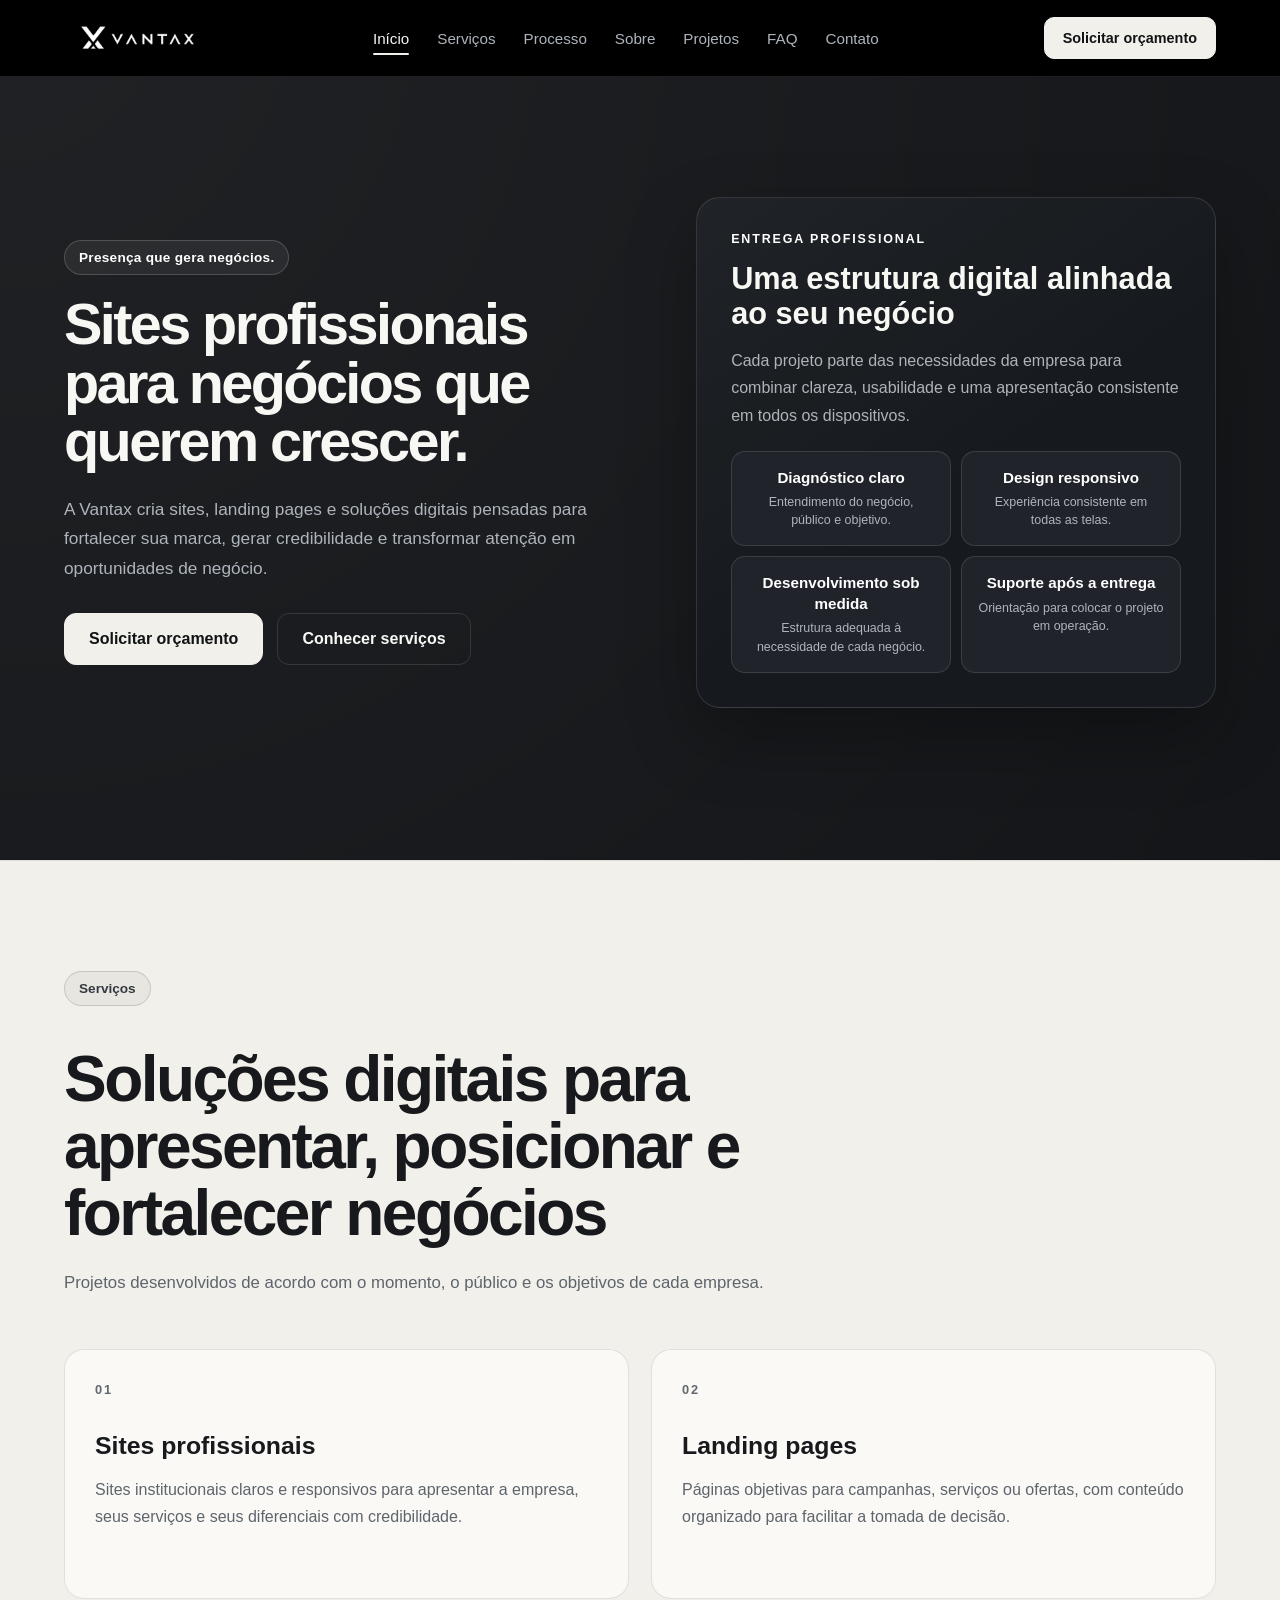
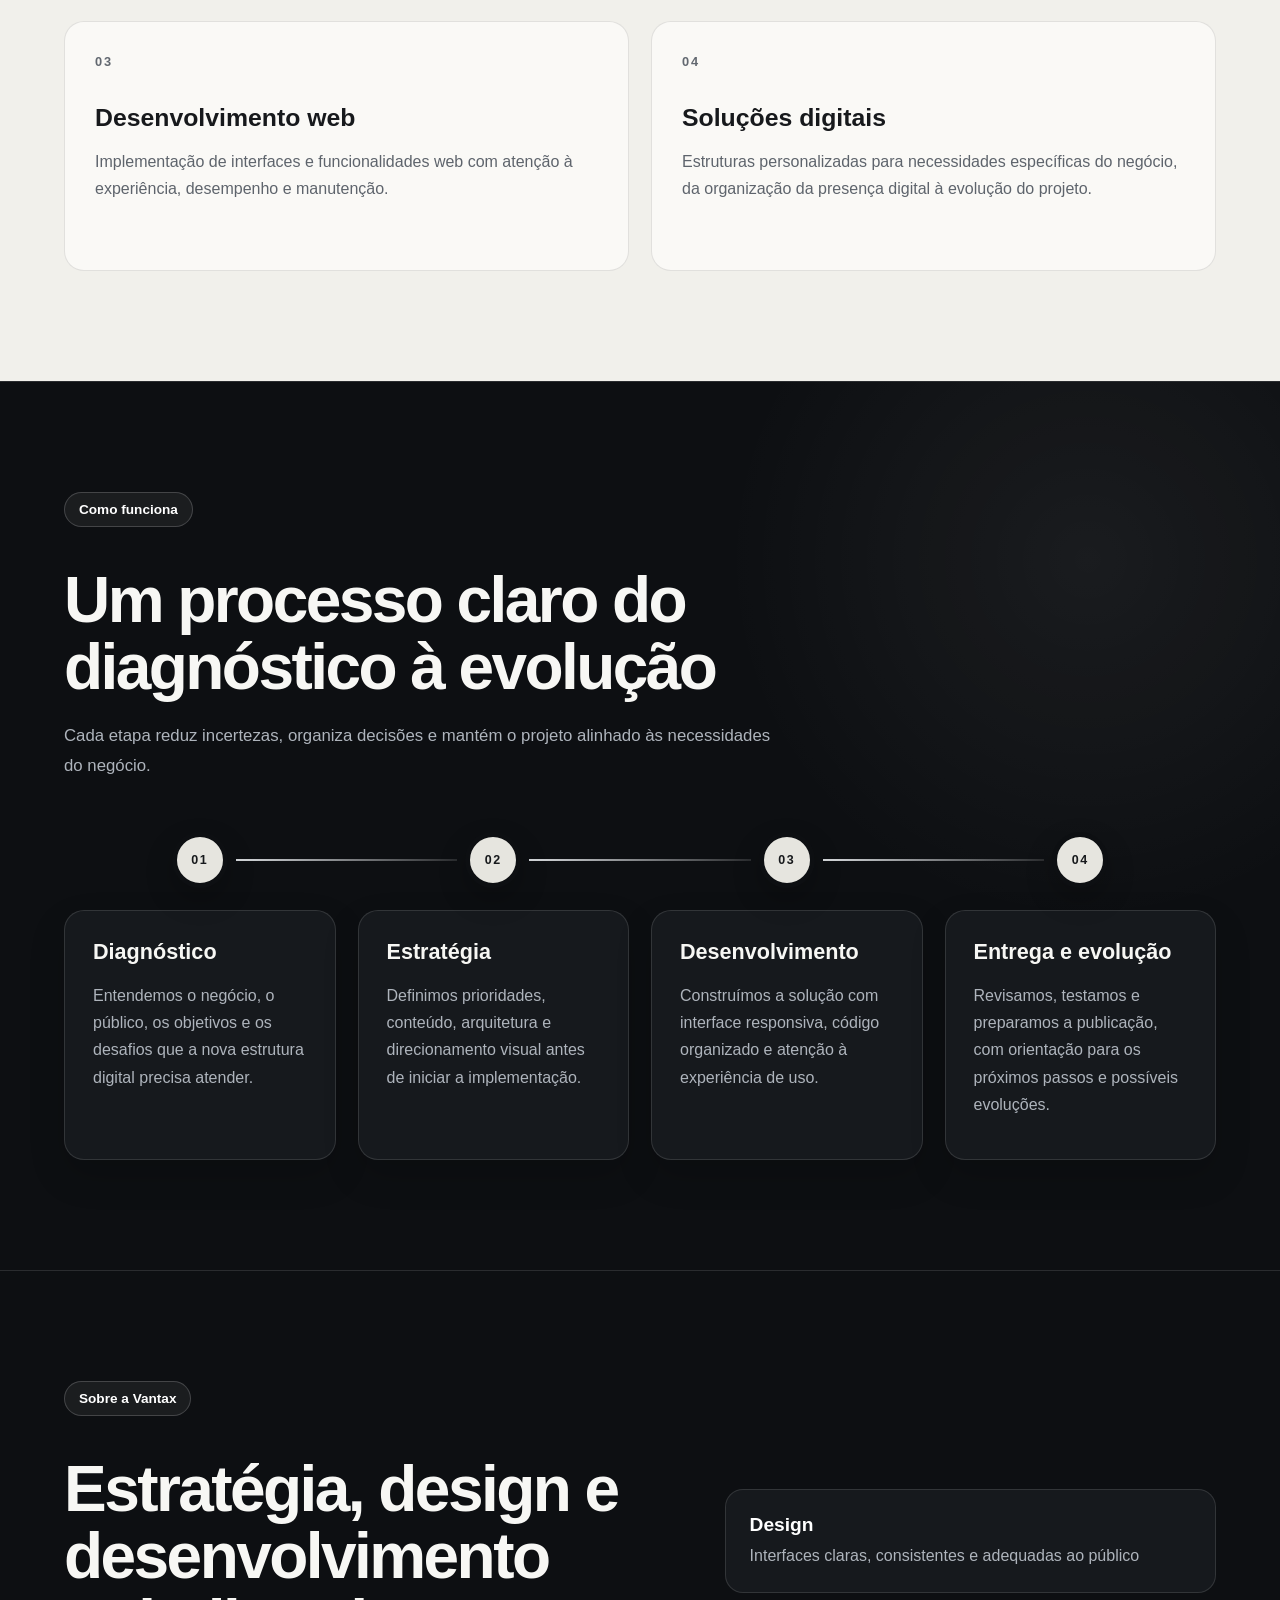
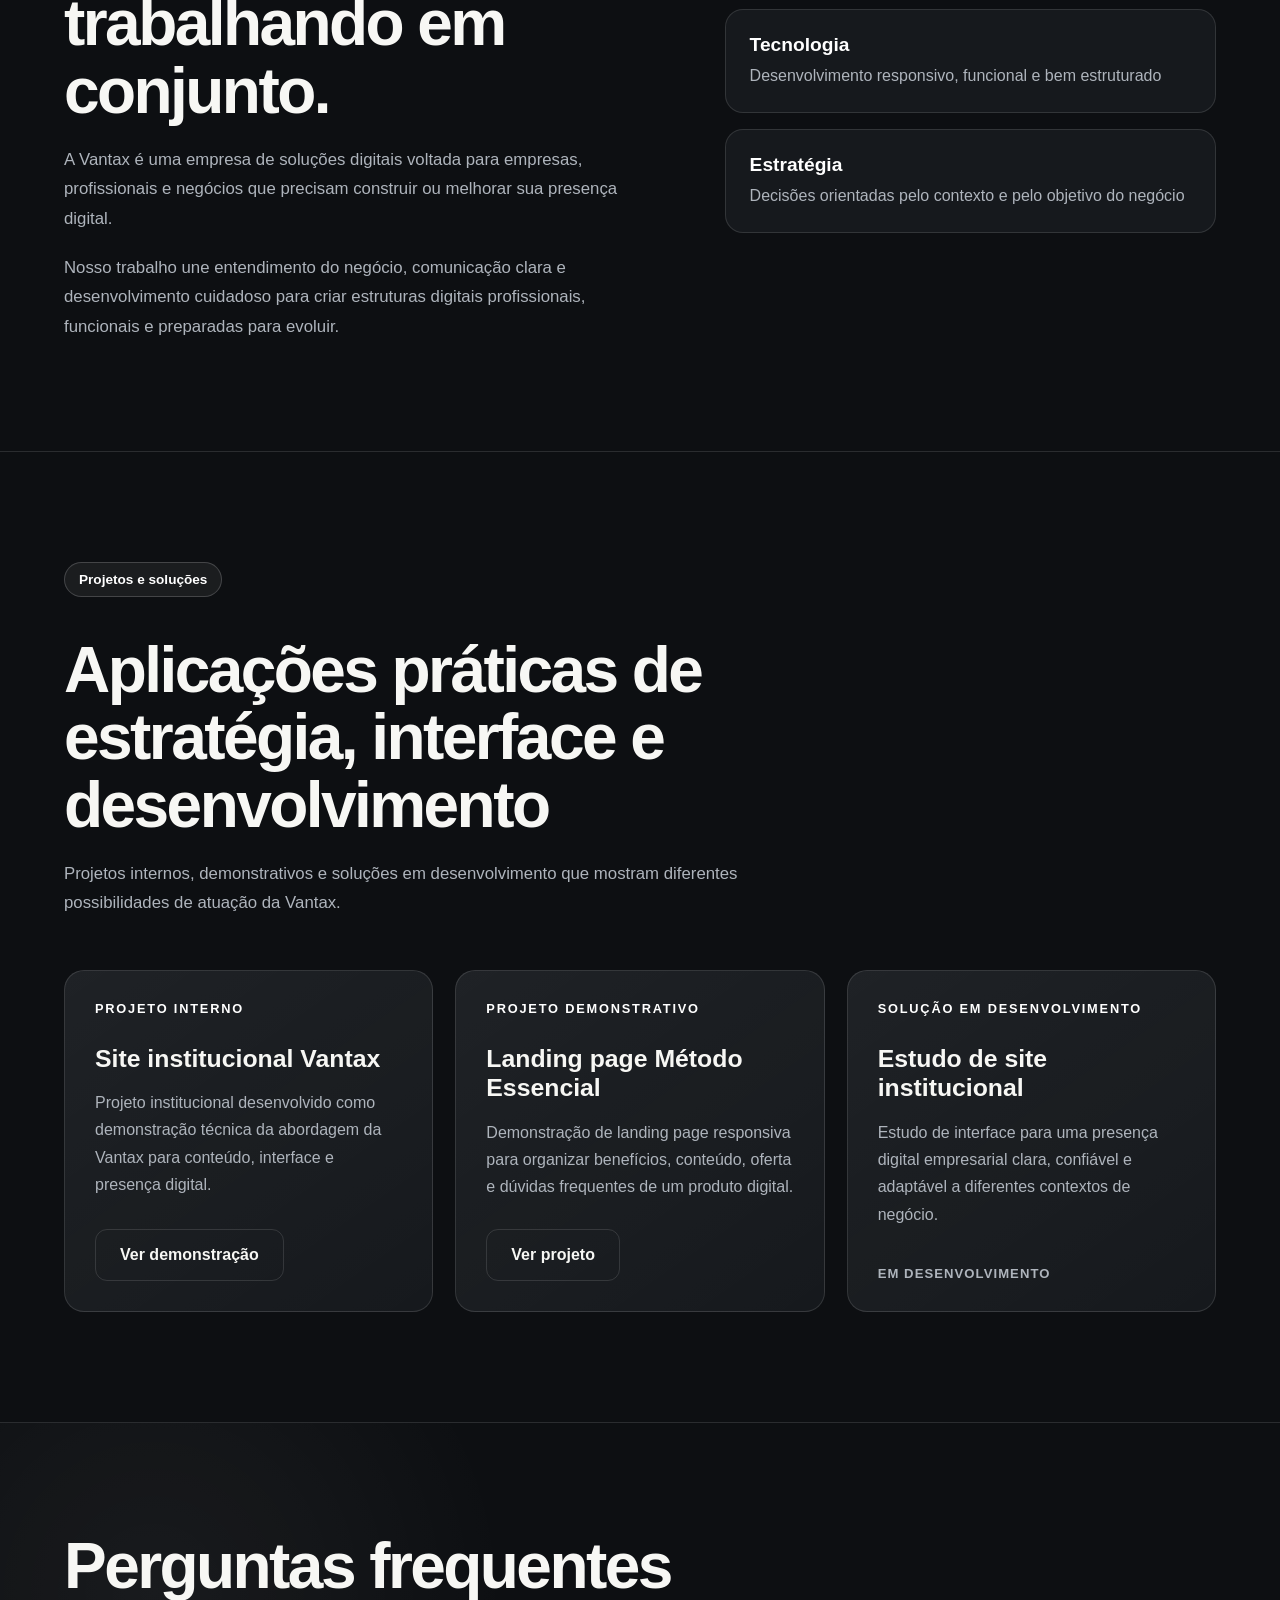
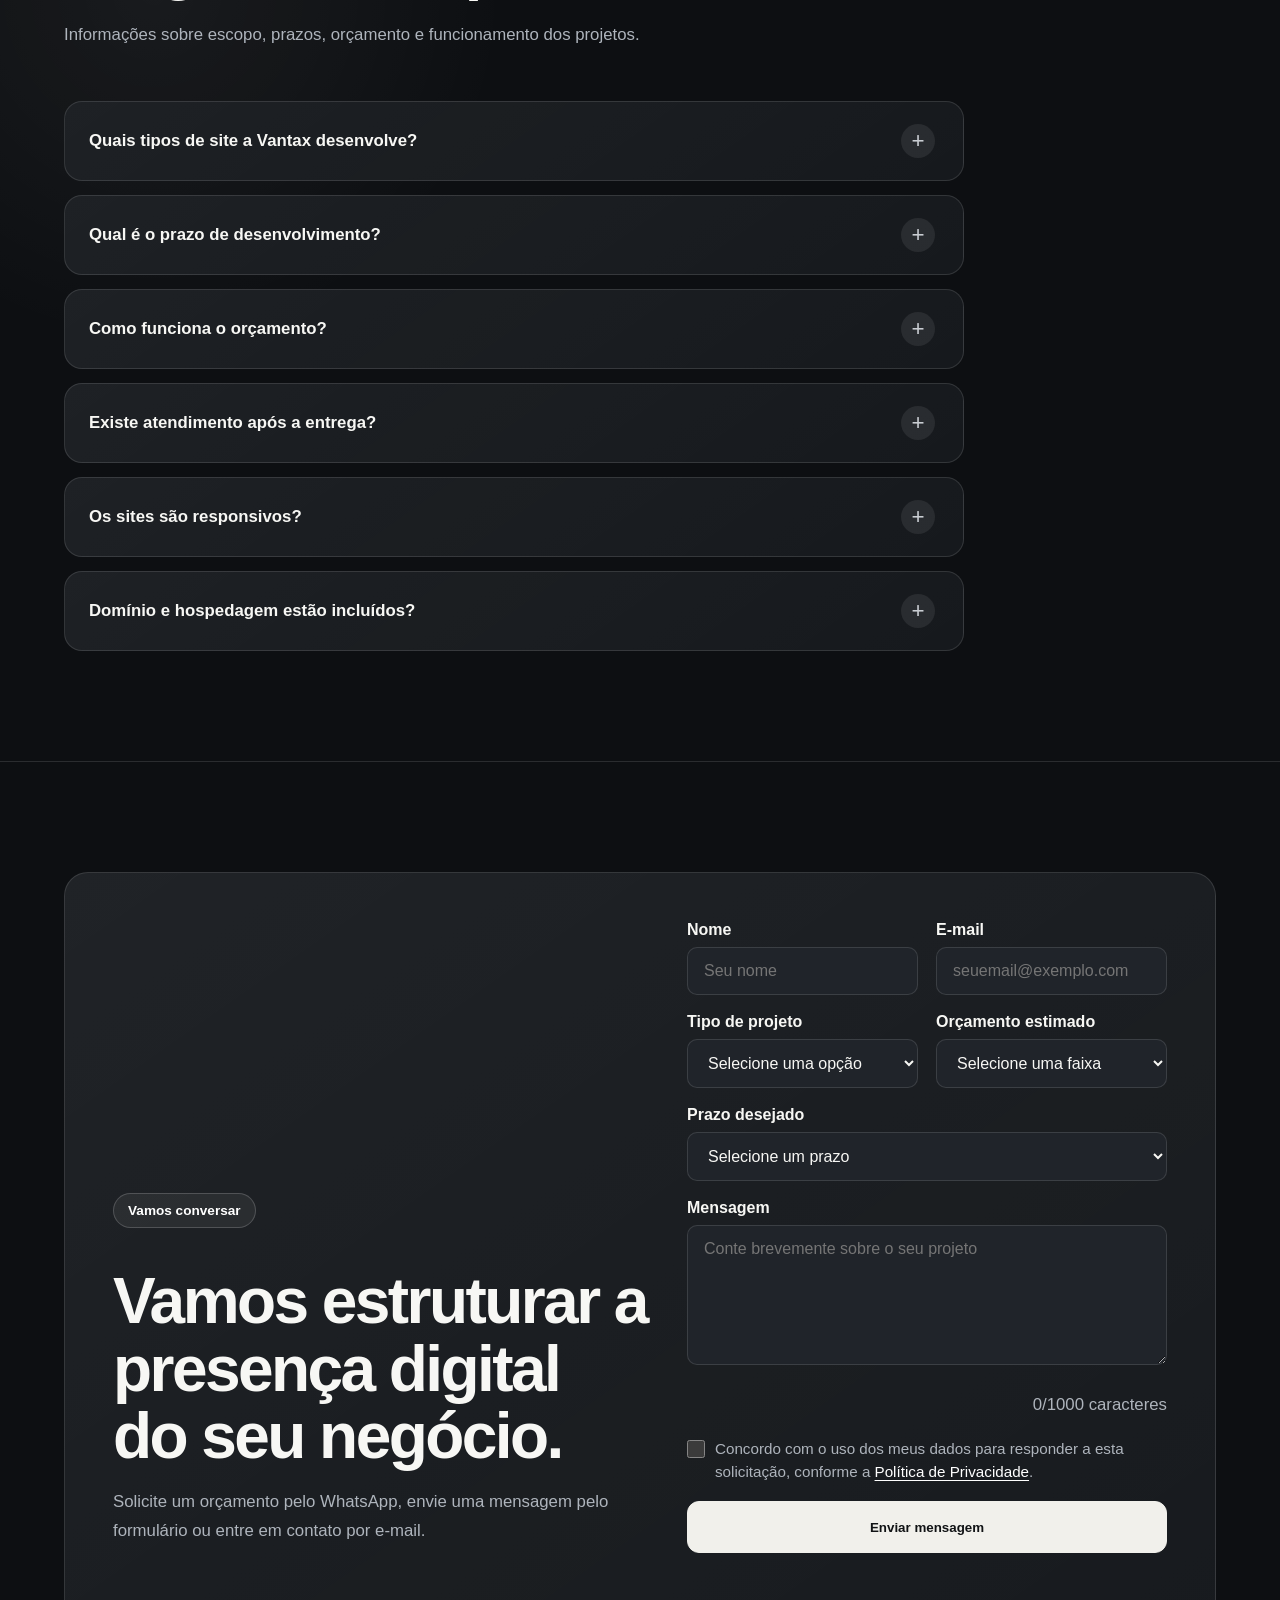
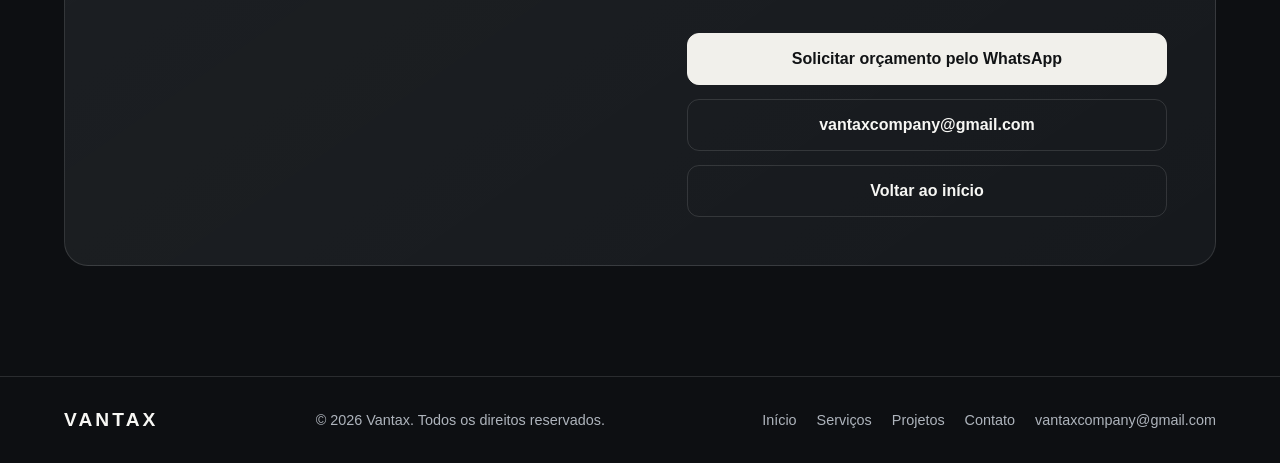
<file: index.html>
<!DOCTYPE html>
<html lang="pt-BR">
  <head>
    <meta charset="UTF-8" />
    <meta name="viewport" content="width=device-width, initial-scale=1.0" />

    <title>VANTAX | Sites Profissionais e Soluções Digitais</title>

    <meta
      name="description"
      content="A Vantax desenvolve sites profissionais, landing pages e soluções digitais sob medida para empresas, profissionais e negócios."
    />

    <link
      rel="canonical"
      href="https://zyronvantax.github.io/zyron-landing-page/"
    />

    <meta
      property="og:title"
      content="VANTAX | Sites Profissionais e Soluções Digitais"
    />
    <meta
      property="og:description"
      content="Sites profissionais, landing pages e soluções digitais desenvolvidas com estratégia, clareza e foco nos objetivos do negócio."
    />
    <meta property="og:type" content="website" />
    <meta property="og:locale" content="pt_BR" />
    <meta
      property="og:url"
      content="https://zyronvantax.github.io/zyron-landing-page/"
    />
    <meta
      property="og:image"
      content="https://zyronvantax.github.io/zyron-landing-page/og-image.png"
    />
    <meta property="og:image:width" content="1200" />
    <meta property="og:image:height" content="630" />
    <meta
      property="og:image:alt"
      content="Vantax — Sites Profissionais e Soluções Digitais"
    />

    <meta name="twitter:card" content="summary_large_image" />
    <meta
      name="twitter:title"
      content="VANTAX | Sites Profissionais e Soluções Digitais"
    />
    <meta
      name="twitter:description"
      content="Sites profissionais, landing pages e soluções digitais desenvolvidas com estratégia, clareza e foco nos objetivos do negócio."
    />
    <meta
      name="twitter:image"
      content="https://zyronvantax.github.io/zyron-landing-page/og-image.png"
    />
    <meta
      name="twitter:image:alt"
      content="Vantax — Sites Profissionais e Soluções Digitais"
    />

    <link
      rel="icon"
      type="image/png"
      sizes="16x16"
      href="./assets/favicon-16x16.png?v=2"
    />
    <link
      rel="icon"
      type="image/png"
      sizes="32x32"
      href="./assets/favicon-32x32.png?v=2"
    />
    <link
      rel="icon"
      type="image/png"
      sizes="48x48"
      href="./assets/favicon-48x48.png?v=2"
    />
    <link
      rel="apple-touch-icon"
      sizes="180x180"
      href="./assets/apple-touch-icon.png?v=2"
    />
    <link rel="stylesheet" href="style.css" />
  </head>

  <body>
    <a href="#conteudo-principal" class="skip-link">
      Pular para o conteúdo
    </a>

    <header class="header">
      <div class="container nav">
       <a href="#inicio" class="logo">
         <img
           src="./assets/logo-vantax-horizontal.png"
           alt="Logo da Vantax"
           class="brand-logo"
           width="1600"
           height="800"
         />
       </a>

<button
  class="menu-toggle"
  type="button"
  aria-label="Abrir menu"
  aria-expanded="false"
  aria-controls="menu-principal"
>
  ☰
</button>

<nav class="menu" id="menu-principal" aria-label="Navegação principal">
          <a href="#inicio">Início</a>
          <a href="#servicos">Serviços</a>
          <a href="#processo">Processo</a>
          <a href="#sobre">Sobre</a>
          <a href="#projetos">Projetos</a>
          <a href="#faq">FAQ</a>
          <a href="#contato">Contato</a>
        </nav>

        <a
          href="https://wa.me/5544920068762?text=Ol%C3%A1%21%20Vim%20pelo%20site%20da%20Vantax%20e%20gostaria%20de%20solicitar%20um%20or%C3%A7amento."
          class="button button-small"
          target="_blank"
          rel="noopener noreferrer"
          aria-label="Solicitar orçamento pelo WhatsApp (abre em uma nova aba)"
        >
          Solicitar orçamento
        </a>
      </div>
    </header>

    <main id="conteudo-principal" tabindex="-1">
   
<section class="hero" id="inicio">

        <div class="container hero-content">
          <div class="hero-text">
            <span class="badge hero-eyebrow">Presença que gera negócios.</span>

            <h1>Sites profissionais para negócios que querem crescer.</h1>

            <p>
              A Vantax cria sites, landing pages e soluções digitais pensadas
              para fortalecer sua marca, gerar credibilidade e transformar
              atenção em oportunidades de negócio.
            </p>

            <div class="hero-actions">
              <a
                href="https://wa.me/5544920068762?text=Ol%C3%A1%21%20Vim%20pelo%20site%20da%20Vantax%20e%20gostaria%20de%20solicitar%20um%20or%C3%A7amento."
                class="button"
                target="_blank"
                rel="noopener noreferrer"
                aria-label="Solicitar orçamento pelo WhatsApp (abre em uma nova aba)"
              >
                Solicitar orçamento
              </a>
              <a href="#servicos" class="button button-secondary">
                Conhecer serviços
              </a>
            </div>
          </div>

          <div class="hero-card">
            <p class="card-label">ENTREGA PROFISSIONAL</p>
            <h2>Uma estrutura digital alinhada ao seu negócio</h2>
            <p>
              Cada projeto parte das necessidades da empresa para combinar
              clareza, usabilidade e uma apresentação consistente em todos os
              dispositivos.
            </p>

            <div class="metrics">
              <div>
                <strong>Diagnóstico claro</strong>
                <span>Entendimento do negócio, público e objetivo.</span>
              </div>

              <div>
                <strong>Design responsivo</strong>
                <span>Experiência consistente em todas as telas.</span>
              </div>

              <div>
                <strong>Desenvolvimento sob medida</strong>
                <span>Estrutura adequada à necessidade de cada negócio.</span>
              </div>

              <div>
                <strong>Suporte após a entrega</strong>
                <span>Orientação para colocar o projeto em operação.</span>
              </div>
            </div>
          </div>
        </div>
      

    </section>

    <section
      class="services"
      id="servicos"
      aria-labelledby="services-title"
    >
      <div class="container">
        <div class="section-heading">
          <span class="badge">Serviços</span>

          <h2 id="services-title">
            Soluções digitais para apresentar, posicionar e fortalecer negócios
          </h2>

          <p>
            Projetos desenvolvidos de acordo com o momento, o público e os
            objetivos de cada empresa.
          </p>
        </div>

        <div class="services-grid">
          <article class="service-card">
            <span class="service-number">01</span>
            <h3>Sites profissionais</h3>
            <p>
              Sites institucionais claros e responsivos para apresentar a
              empresa, seus serviços e seus diferenciais com credibilidade.
            </p>
          </article>

          <article class="service-card">
            <span class="service-number">02</span>
            <h3>Landing pages</h3>
            <p>
              Páginas objetivas para campanhas, serviços ou ofertas, com
              conteúdo organizado para facilitar a tomada de decisão.
            </p>
          </article>

          <article class="service-card">
            <span class="service-number">03</span>
            <h3>Desenvolvimento web</h3>
            <p>
              Implementação de interfaces e funcionalidades web com atenção à
              experiência, desempenho e manutenção.
            </p>
          </article>

          <article class="service-card">
            <span class="service-number">04</span>
            <h3>Soluções digitais</h3>
            <p>
              Estruturas personalizadas para necessidades específicas do
              negócio, da organização da presença digital à evolução do projeto.
            </p>
          </article>
        </div>
      </div>
    </section>

    <section class="process" id="processo" aria-labelledby="process-title">
      <div class="container">
        <div class="section-heading">
          <span class="badge">Como funciona</span>
          <h2 id="process-title">Um processo claro do diagnóstico à evolução</h2>
          <p>
            Cada etapa reduz incertezas, organiza decisões e mantém o projeto
            alinhado às necessidades do negócio.
          </p>
        </div>

        <ol class="process-grid">
          <li class="process-step">
            <span class="process-number" aria-hidden="true">01</span>
            <div class="process-card">
              <h3>Diagnóstico</h3>
              <p>
                Entendemos o negócio, o público, os objetivos e os desafios que
                a nova estrutura digital precisa atender.
              </p>
            </div>
          </li>

          <li class="process-step">
            <span class="process-number" aria-hidden="true">02</span>
            <div class="process-card">
              <h3>Estratégia</h3>
              <p>
                Definimos prioridades, conteúdo, arquitetura e direcionamento
                visual antes de iniciar a implementação.
              </p>
            </div>
          </li>

          <li class="process-step">
            <span class="process-number" aria-hidden="true">03</span>
            <div class="process-card">
              <h3>Desenvolvimento</h3>
              <p>
                Construímos a solução com interface responsiva, código organizado
                e atenção à experiência de uso.
              </p>
            </div>
          </li>

          <li class="process-step">
            <span class="process-number" aria-hidden="true">04</span>
            <div class="process-card">
              <h3>Entrega e evolução</h3>
              <p>
                Revisamos, testamos e preparamos a publicação, com orientação
                para os próximos passos e possíveis evoluções.
              </p>
            </div>
          </li>
        </ol>
      </div>
    </section>

    <section class="about" id="sobre" aria-labelledby="about-title">
      <div class="container about-content">
        <div class="about-text">
      <span class="badge">Sobre a Vantax</span>

      <h2 id="about-title">
        Estratégia, design e desenvolvimento trabalhando em conjunto.
      </h2>

      <p>
        A Vantax é uma empresa de soluções digitais voltada para empresas,
        profissionais e negócios que precisam construir ou melhorar sua
        presença digital.
      </p>

      <p>
        Nosso trabalho une entendimento do negócio, comunicação clara e
        desenvolvimento cuidadoso para criar estruturas digitais profissionais,
        funcionais e preparadas para evoluir.
      </p>
    </div>

    <div class="about-card">
      <div>
        <strong>Design</strong>
        <span>Interfaces claras, consistentes e adequadas ao público</span>
      </div>

      <div>
        <strong>Tecnologia</strong>
        <span>Desenvolvimento responsivo, funcional e bem estruturado</span>
      </div>

      <div>
        <strong>Estratégia</strong>
        <span>Decisões orientadas pelo contexto e pelo objetivo do negócio</span>
      </div>
    </div>
  </div>
</section>

    <section class="projects" id="projetos" aria-labelledby="projects-title">
      <div class="container">
        <div class="section-heading">
          <span class="badge">Projetos e soluções</span>

          <h2 id="projects-title">
            Aplicações práticas de estratégia, interface e desenvolvimento
          </h2>

          <p>
            Projetos internos, demonstrativos e soluções em desenvolvimento que
            mostram diferentes possibilidades de atuação da Vantax.
          </p>
        </div>

        <div class="projects-grid">
          <article class="project-card">
            <span class="project-category">Projeto interno</span>
            <h3>Site institucional Vantax</h3>
            <p>
              Projeto institucional desenvolvido como demonstração técnica da
              abordagem da Vantax para conteúdo, interface e presença digital.
            </p>
            <a
              href="https://zyronvantax.github.io/zyron-landing-page/"
              class="button button-secondary"
              target="_blank"
              rel="noopener noreferrer"
              aria-label="Ver demonstração do site institucional Vantax (abre em uma nova aba)"
            >
              Ver demonstração
            </a>
          </article>

          <article class="project-card">
            <span class="project-category">Projeto demonstrativo</span>
            <h3>Landing page Método Essencial</h3>
            <p>
              Demonstração de landing page responsiva para organizar benefícios,
              conteúdo, oferta e dúvidas frequentes de um produto digital.
            </p>
            <a
              href="./ebook-emagrecimento/"
              class="button button-secondary"
            >
              Ver projeto
            </a>
          </article>

          <article class="project-card">
            <span class="project-category">Solução em desenvolvimento</span>
            <h3>Estudo de site institucional</h3>
            <p>
              Estudo de interface para uma presença digital empresarial clara,
              confiável e adaptável a diferentes contextos de negócio.
            </p>
            <span class="project-status">Em desenvolvimento</span>
          </article>
        </div>
      </div>
    </section>

    <section class="faq" id="faq" aria-labelledby="faq-title">
      <div class="container">
        <header class="section-heading faq-heading">
          <h2 id="faq-title">Perguntas frequentes</h2>
          <p>
            Informações sobre escopo, prazos, orçamento e funcionamento dos
            projetos.
          </p>
        </header>

        <div class="faq-list">
          <details class="faq-item">
            <summary>Quais tipos de site a Vantax desenvolve?</summary>
            <div class="faq-answer">
              <p>
                Desenvolvemos sites institucionais, landing pages e soluções web
                personalizadas para empresas, profissionais, serviços e
                campanhas.
              </p>
            </div>
          </details>

          <details class="faq-item">
            <summary>Qual é o prazo de desenvolvimento?</summary>
            <div class="faq-answer">
              <p>
                O prazo depende do escopo, da quantidade de páginas, das
                funcionalidades e da disponibilidade dos conteúdos. A estimativa
                é apresentada após o diagnóstico inicial.
              </p>
            </div>
          </details>

          <details class="faq-item">
            <summary>Como funciona o orçamento?</summary>
            <div class="faq-answer">
              <p>
                Primeiro entendemos as necessidades e os objetivos do projeto.
                Com base nesse escopo, preparamos uma proposta com entregas,
                prazo e investimento.
              </p>
            </div>
          </details>

          <details class="faq-item">
            <summary>Existe atendimento após a entrega?</summary>
            <div class="faq-answer">
              <p>
                O suporte e as possíveis evoluções são alinhados conforme a
                necessidade de cada projeto e podem fazer parte da proposta.
              </p>
            </div>
          </details>

          <details class="faq-item">
            <summary>Os sites são responsivos?</summary>
            <div class="faq-answer">
              <p>
                Sim. As interfaces são desenvolvidas para se adaptar a
                computadores, tablets e celulares, com testes nos principais
                tamanhos de tela.
              </p>
            </div>
          </details>

          <details class="faq-item">
            <summary>Domínio e hospedagem estão incluídos?</summary>
            <div class="faq-answer">
              <p>
                A configuração pode fazer parte do projeto, mas domínio,
                hospedagem e serviços de terceiros dependem da solução escolhida
                e são detalhados na proposta.
              </p>
            </div>
          </details>
        </div>
      </div>
    </section>

    <section class="contact" id="contato" aria-labelledby="contact-title">
      <div class="container contact-box">
        <div>
          <span class="badge">Vamos conversar</span>

          <h2 id="contact-title">Vamos estruturar a presença digital do seu negócio.</h2>

          <p>
            Solicite um orçamento pelo WhatsApp, envie uma mensagem pelo
            formulário ou entre em contato por e-mail.
          </p>
        </div>

        <div class="contact-panel">
          <form class="contact-form" action="https://formspree.io/f/xjgnozyn" method="POST">
            <input
              type="hidden"
              name="_subject"
              value="Novo contato pelo site da Vantax"
            />

            <div class="form-row">
              <div class="form-field">
                <label for="contact-name">Nome</label>
                <input
                  type="text"
                  id="contact-name"
                  name="name"
                  autocomplete="name"
                  autocapitalize="words"
                  spellcheck="false"
                  minlength="2"
                  maxlength="80"
                  placeholder="Seu nome"
                  required
                />
              </div>

              <div class="form-field">
                <label for="contact-email">E-mail</label>
                <input
                  type="email"
                  id="contact-email"
                  name="email"
                  autocomplete="email"
                  inputmode="email"
                  autocapitalize="none"
                  spellcheck="false"
                  maxlength="120"
                  placeholder="seuemail@exemplo.com"
                  required
                />
              </div>
            </div>

            <div class="form-row">
              <div class="form-field">
                <label for="contact-project">Tipo de projeto</label>
                <select id="contact-project" name="project" required>
                  <option value="" disabled selected>Selecione uma opção</option>
                  <option value="landing-page">Landing page</option>
                  <option value="site-institucional">Site institucional</option>
                  <option value="produto-digital">Produto digital</option>
                  <option value="loja-virtual">Loja virtual</option>
                  <option value="outro">Outro</option>
                </select>
              </div>

              <div class="form-field">
                <label for="contact-budget">Orçamento estimado</label>
                <select id="contact-budget" name="budget" required>
                  <option value="" disabled selected>Selecione uma faixa</option>
                  <option value="ate-500">Até R$ 500</option>
                  <option value="500-1000">R$ 500 a R$ 1.000</option>
                  <option value="1000-3000">R$ 1.000 a R$ 3.000</option>
                  <option value="acima-3000">Acima de R$ 3.000</option>
                  <option value="nao-definido">Ainda não defini</option>
                </select>
              </div>
            </div>

            <div class="form-field">
              <label for="contact-deadline">Prazo desejado</label>
              <select id="contact-deadline" name="deadline" required>
                <option value="" disabled selected>Selecione um prazo</option>
                <option value="ate-7-dias">Até 7 dias</option>
                <option value="1-2-semanas">De 1 a 2 semanas</option>
                <option value="2-4-semanas">De 2 a 4 semanas</option>
                <option value="mais-de-1-mes">Mais de 1 mês</option>
                <option value="nao-definido">Ainda não defini</option>
              </select>
            </div>

            <div class="form-field">
              <label for="contact-message">Mensagem</label>
              <textarea
                id="contact-message"
                name="message"
                rows="5"
                autocapitalize="sentences"
                spellcheck="true"
                minlength="10"
                maxlength="1000"
                placeholder="Conte brevemente sobre o seu projeto"
                aria-describedby="message-counter"
                required
              ></textarea>
              <p class="message-counter" id="message-counter">
                0/1000 caracteres
              </p>
            </div>

            <input type="text" name="_gotcha" class="form-honeypot" tabindex="-1" autocomplete="off" aria-hidden="true" />
            <div class="consent-field">
              <input
                type="checkbox"
                id="contact-consent"
                name="consent"
                value="accepted"
                required
              />
              <label for="contact-consent">
                Concordo com o uso dos meus dados para responder a esta
                solicitação, conforme a
                <a href="./politica-de-privacidade.html">
                  Política de Privacidade</a
                >.
              </label>
            </div>

            <button type="submit" class="button">Enviar mensagem</button>
            <p class="form-status" aria-live="polite"></p>
          </form>

          <div class="contact-actions">
            <a
              href="https://wa.me/5544920068762?text=Ol%C3%A1%21%20Vim%20pelo%20site%20da%20Vantax%20e%20gostaria%20de%20solicitar%20um%20or%C3%A7amento."
              class="button"
              target="_blank"
              rel="noopener noreferrer"
              aria-label="Solicitar orçamento pelo WhatsApp (abre em uma nova aba)"
            >
              Solicitar orçamento pelo WhatsApp
            </a>

            <a
              href="mailto:vantaxcompany@gmail.com"
              class="button button-secondary"
              aria-label="Enviar e-mail para vantaxcompany@gmail.com"
            >
              vantaxcompany@gmail.com
            </a>

            <a href="#inicio" class="button button-secondary">
              Voltar ao início
            </a>
          </div>
        </div>
      </div>
     </section>
  </main>
  <footer class="footer">
  <div class="container footer-content">
    <a href="#inicio" class="logo" aria-label="Vantax — início">VANTAX</a>

    <p>© 2026 Vantax. Todos os direitos reservados.</p>

    <nav class="footer-links" aria-label="Navegação do rodapé">
      <a href="#inicio">Início</a>
      <a href="#servicos">Serviços</a>
      <a href="#projetos">Projetos</a>
      <a href="#contato">Contato</a>
      <a href="mailto:vantaxcompany@gmail.com">
        vantaxcompany@gmail.com
      </a>
    </nav>
  </div>
</footer>

  <script src="script.js"></script>
</body>
</html>
</file>
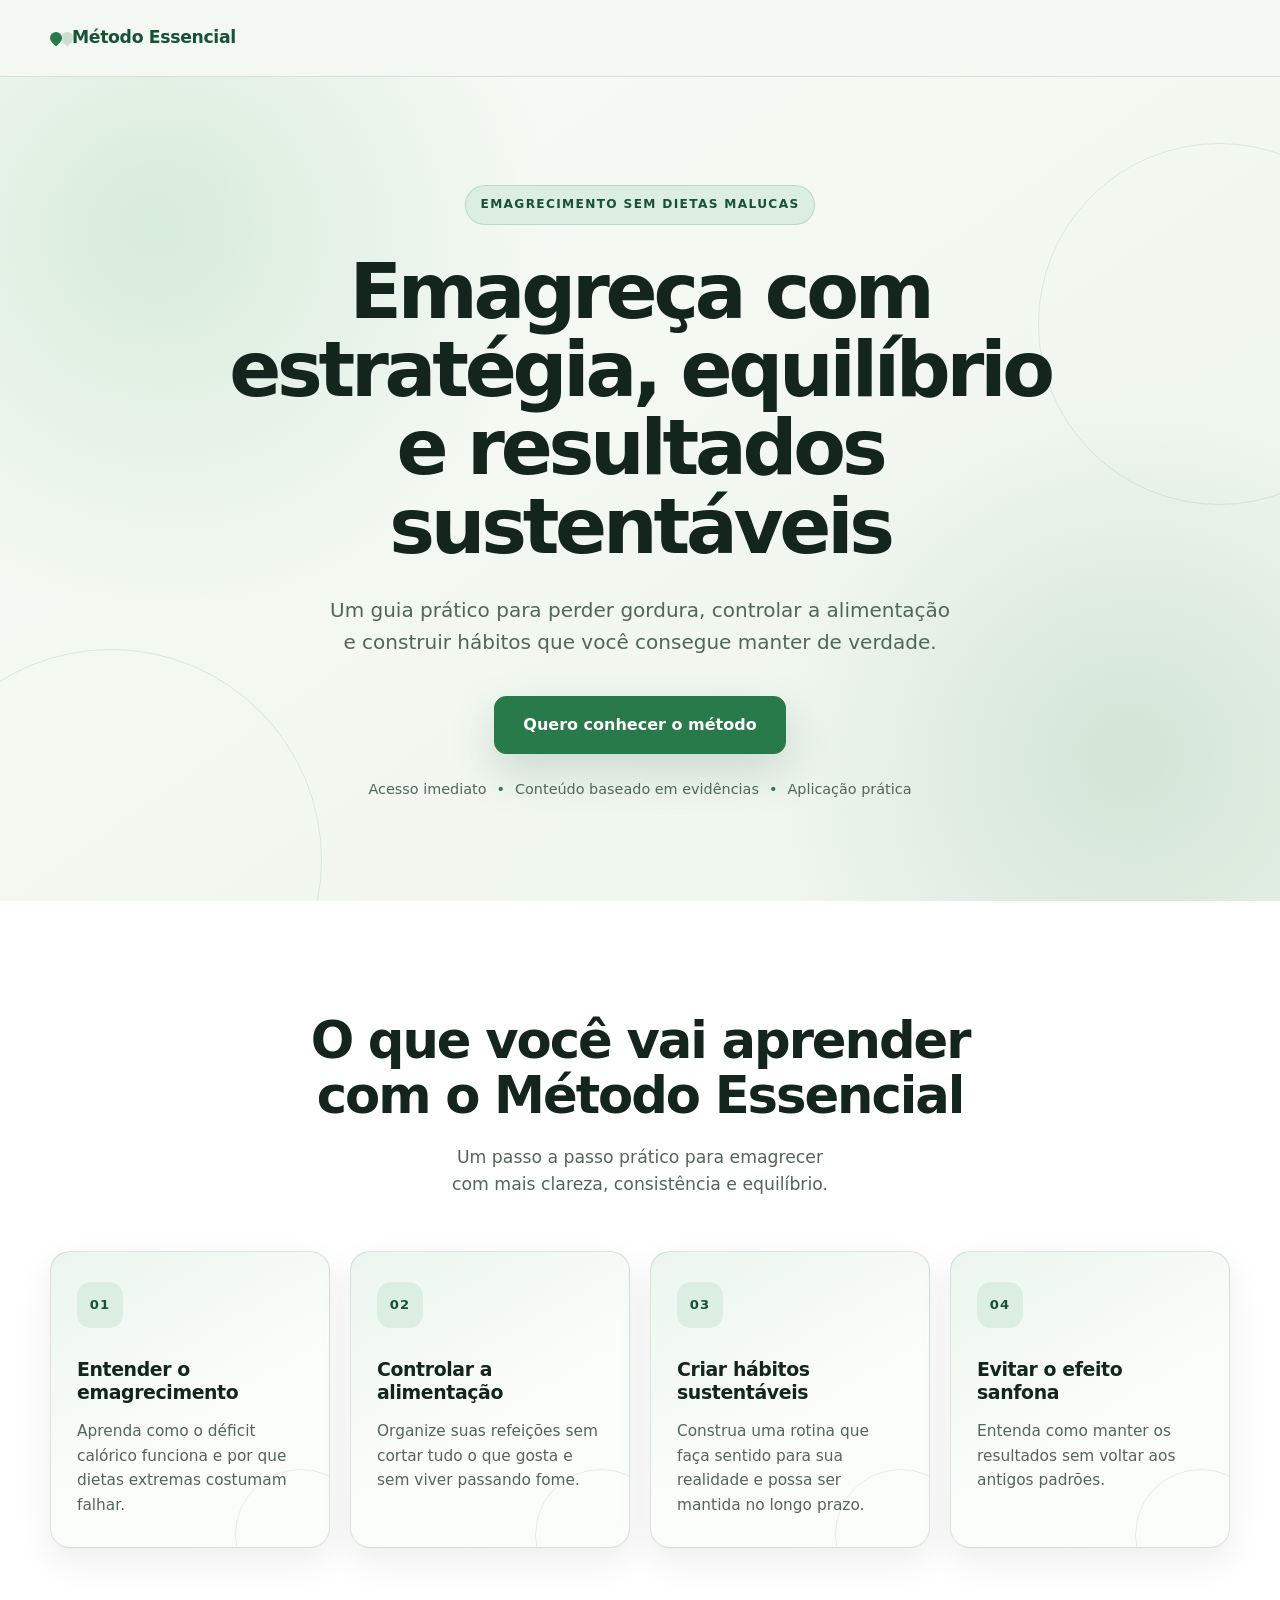
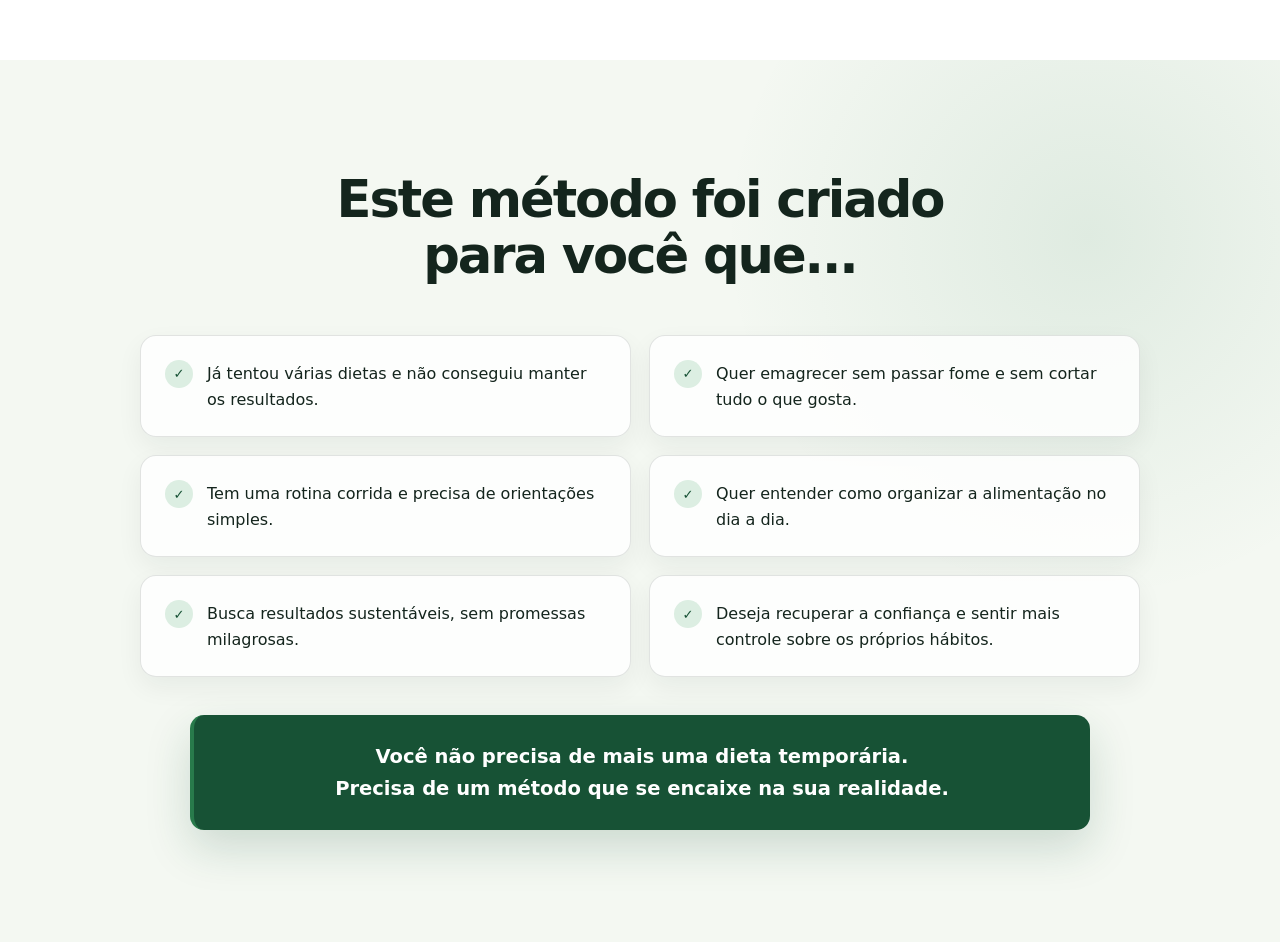
<file: ebook-emagrecimento/index.html>
<!DOCTYPE html>
<html lang="pt-BR">
<head>
  <meta charset="UTF-8" />
  <meta name="viewport" content="width=device-width, initial-scale=1.0" />
  <meta
    name="description"
    content="Um método prático para emagrecer com estratégia, equilíbrio e hábitos sustentáveis."
  />
  <title>Método Essencial | Emagrecimento Sustentável</title>
  <link rel="stylesheet" href="style.css" />
</head>
<body>
  <header class="site-header">
    <div class="container header-content">
      <a class="brand" href="#inicio" aria-label="Método Essencial — início">
        Método Essencial
      </a>
    </div>
  </header>

  <main>
    <section class="hero" id="inicio">
      <div class="container hero-content">
        <p class="hero-badge">EMAGRECIMENTO SEM DIETAS MALUCAS</p>

        <h1>Emagreça com estratégia, equilíbrio e resultados sustentáveis</h1>

        <p class="hero-text">
          Um guia prático para perder gordura, controlar a alimentação e
          construir hábitos que você consegue manter de verdade.
        </p>

        <a class="hero-button" href="#oferta">Quero conhecer o método</a>

        <p class="hero-support">
          Acesso imediato <span aria-hidden="true">•</span>
          Conteúdo baseado em evidências <span aria-hidden="true">•</span>
          Aplicação prática
        </p>
      </div>
    </section>

    <section class="benefits" id="beneficios" aria-labelledby="benefits-title">
      <div class="container">
        <header class="section-heading">
          <h2 id="benefits-title">O que você vai aprender com o Método Essencial</h2>
          <p>
            Um passo a passo prático para emagrecer com mais clareza,
            consistência e equilíbrio.
          </p>
        </header>

        <div class="benefits-grid">
          <article class="benefit-card">
            <span class="benefit-number" aria-hidden="true">01</span>
            <h3>Entender o emagrecimento</h3>
            <p>
              Aprenda como o déficit calórico funciona e por que dietas
              extremas costumam falhar.
            </p>
          </article>

          <article class="benefit-card">
            <span class="benefit-number" aria-hidden="true">02</span>
            <h3>Controlar a alimentação</h3>
            <p>
              Organize suas refeições sem cortar tudo o que gosta e sem viver
              passando fome.
            </p>
          </article>

          <article class="benefit-card">
            <span class="benefit-number" aria-hidden="true">03</span>
            <h3>Criar hábitos sustentáveis</h3>
            <p>
              Construa uma rotina que faça sentido para sua realidade e possa
              ser mantida no longo prazo.
            </p>
          </article>

          <article class="benefit-card">
            <span class="benefit-number" aria-hidden="true">04</span>
            <h3>Evitar o efeito sanfona</h3>
            <p>
              Entenda como manter os resultados sem voltar aos antigos padrões.
            </p>
          </article>
        </div>
      </div>
    </section>

    <section class="audience" id="para-quem" aria-labelledby="audience-title">
      <div class="container">
        <header class="section-heading">
          <h2 id="audience-title">Este método foi criado para você que...</h2>
        </header>

        <ul class="audience-list">
          <li>
            <span>Já tentou várias dietas e não conseguiu manter os resultados.</span>
          </li>
          <li>
            <span>Quer emagrecer sem passar fome e sem cortar tudo o que gosta.</span>
          </li>
          <li>
            <span>Tem uma rotina corrida e precisa de orientações simples.</span>
          </li>
          <li>
            <span>Quer entender como organizar a alimentação no dia a dia.</span>
          </li>
          <li>
            <span>Busca resultados sustentáveis, sem promessas milagrosas.</span>
          </li>
          <li>
            <span>
              Deseja recuperar a confiança e sentir mais controle sobre os
              próprios hábitos.
            </span>
          </li>
        </ul>

        <p class="audience-highlight">
          Você não precisa de mais uma dieta temporária. Precisa de um método
          que se encaixe na sua realidade.
        </p>
      </div>
    </section>
  </main>
</body>
</html>
</file>
<file: style.css>
:root {
  --background: #0d0f12;
  --surface: #16191d;
  --surface-light: #20242a;
  --text: #f7f7f4;
  --text-muted: #aeb4bc;
  --primary: #f1f0eb;
  --primary-contrast: #d9d8d2;
  --primary-light: #ffffff;
  --border: rgba(255, 255, 255, 0.12);
  --max-width: 1180px;
}

* {
  margin: 0;
  padding: 0;
  box-sizing: border-box;
}

html {
  scroll-behavior: smooth;
  color-scheme: dark;
}

main section[id] {
  scroll-margin-top: 100px;
}

body {
  overflow-x: clip;
  font-family:
    Inter, "Segoe UI", "Helvetica Neue", Arial, sans-serif;
  background:
    radial-gradient(circle at top left, rgba(255, 255, 255, 0.08), transparent 34%),
    var(--background);
  color: var(--text);
  min-height: 100vh;
  -webkit-font-smoothing: antialiased;
}

a {
  color: inherit;
  text-decoration: none;
}

a:focus-visible,
button:focus-visible,
.menu-toggle:focus-visible {
  outline: 3px solid var(--primary);
  outline-offset: 4px;
}

.skip-link {
  position: fixed;
  top: 12px;
  left: 12px;
  z-index: 1100;
  padding: 12px 18px;
  border: 1px solid var(--primary);
  border-radius: 10px;
  background: var(--surface);
  color: var(--text);
  font-weight: 700;
  transform: translateY(-200%);
}

.skip-link:focus-visible {
  transform: translateY(0);
}

.container {
  width: min(90%, var(--max-width));
  margin: 0 auto;
}

.hero-text,
.hero-card,
.contact-box > *,
.contact-panel {
  min-width: 0;
}

.header {
  position: fixed;
  top: 0;
  left: 0;
  width: 100%;
  z-index: 1000;
  background: #000000;
  border-bottom: 1px solid var(--border);
  backdrop-filter: blur(18px);
}

.nav {
  min-height: 76px;
  display: flex;
  align-items: center;
  justify-content: space-between;
  gap: 24px;
}

.logo {
  font-size: 1.2rem;
  font-weight: 800;
  letter-spacing: 0.16em;
}

.header .logo {
  display: inline-flex;
  align-items: center;
  flex: 0 0 auto;
  line-height: 0;
}

.header .brand-logo {
  width: clamp(144px, 11vw, 156px);
  height: auto;
  display: block;
}

.menu {
  display: flex;
  align-items: center;
  gap: 28px;
}

.menu a {
  position: relative;
  color: var(--text-muted);
  font-size: 0.95rem;
  transition: 0.2s ease;
}

.menu a:hover {
  color: var(--text);
}

.menu a.active {
  color: var(--text);
}

.menu a.active::after {
  position: absolute;
  right: 0;
  bottom: -8px;
  left: 0;
  height: 2px;
  border-radius: 999px;
  background: var(--primary);
  content: "";
}

.button {
  display: inline-flex;
  align-items: center;
  justify-content: center;
  min-height: 52px;
  padding: 0 24px;
  border: 1px solid var(--primary);
  border-radius: 12px;
  background: var(--primary);
  color: #111315;
  font-weight: 700;
  transition:
    transform 0.2s ease,
    box-shadow 0.2s ease;
}

.button:hover {
  transform: translateY(-2px);
  box-shadow: 0 14px 32px rgba(0, 0, 0, 0.24);
}

.button-small {
  min-height: 42px;
  padding: 0 18px;
  border-radius: 10px;
  font-size: 0.9rem;
}

.button-secondary {
  background: transparent;
  border-color: var(--border);
  color: var(--text);
}

.hero {
  min-height: min(860px, 100svh);
  display: flex;
  align-items: center;
  padding: clamp(118px, 14vh, 138px) 0 clamp(72px, 9vh, 92px);
}

.hero-content {
  display: grid;
  grid-template-columns: 1.05fr 0.95fr;
  align-items: center;
  gap: clamp(34px, 4.5vw, 64px);
}

.badge {
  display: inline-block;
  margin-bottom: 22px;
  padding: 9px 14px;
  border: 1px solid rgba(255, 255, 255, 0.18);
  border-radius: 999px;
  background: rgba(255, 255, 255, 0.06);
  color: var(--primary-light);
  font-size: 0.85rem;
  font-weight: 700;
}

.hero-eyebrow {
  margin-bottom: 20px;
  white-space: nowrap;
  letter-spacing: 0.02em;
}

.hero h1 {
  max-width: 650px;
  font-size: clamp(2.75rem, 4.5vw, 4.4rem);
  line-height: 1.02;
  letter-spacing: -0.045em;
}

.hero-text > p {
  max-width: 620px;
  margin-top: 24px;
  color: var(--text-muted);
  font-size: 1.08rem;
  line-height: 1.7;
}

.hero-actions {
  display: flex;
  flex-wrap: wrap;
  gap: 14px;
  margin-top: 30px;
}

.hero-card {
  padding: clamp(28px, 3vw, 34px);
  border: 1px solid var(--border);
  border-radius: 24px;
  background:
    linear-gradient(145deg, rgba(255, 255, 255, 0.045), transparent 55%),
    var(--surface);
  box-shadow: 0 28px 70px rgba(0, 0, 0, 0.28);
}

.card-label {
  margin-bottom: 16px;
  color: var(--primary-light);
  font-size: 0.78rem;
  font-weight: 800;
  letter-spacing: 0.15em;
}

.hero-card h2 {
  font-size: clamp(1.65rem, 2.4vw, 1.95rem);
  line-height: 1.12;
}

.hero-card > p:not(.card-label) {
  margin-top: 16px;
  color: var(--text-muted);
  line-height: 1.7;
}

.metrics {
  display: grid;
  grid-template-columns: repeat(2, minmax(0, 1fr));
  gap: 10px;
  margin-top: 22px;
}

.metrics div {
  padding: 16px;
  border: 1px solid var(--border);
  border-radius: 14px;
  background: var(--surface-light);
  text-align: center;
}

.metrics strong,
.metrics span {
  display: block;
}

.metrics strong {
  font-size: 0.95rem;
  line-height: 1.35;
  color: var(--primary-light);
}

.metrics span {
  margin-top: 5px;
  color: var(--text-muted);
  font-size: 0.78rem;
  line-height: 1.45;
}

@media (max-width: 900px) {
  .menu {
    display: none;
  }

  .header .button-small {
    display: none;
  }

  .hero-content {
    grid-template-columns: 1fr;
    gap: 32px;
  }

  .hero-text {
    text-align: center;
  }

  .hero h1 {
    margin-right: auto;
    margin-left: auto;
  }

  .hero-text > p {
    margin-right: auto;
    margin-left: auto;
  }

  .hero-actions {
    justify-content: center;
  }

  .hero-card {
    width: min(100%, 720px);
    margin-right: auto;
    margin-left: auto;
  }
}

@media (max-width: 560px) {
  .hero {
    padding: 100px 0 64px;
  }

  .hero-eyebrow {
    margin-bottom: 18px;
  }

  .hero h1 {
    font-size: clamp(2.1rem, 10.5vw, 2.8rem);
    line-height: 1.05;
    letter-spacing: -0.04em;
  }

  .hero-text > p {
    margin-top: 20px;
    font-size: 1rem;
    line-height: 1.65;
  }

  .metrics {
    grid-template-columns: 1fr;
    gap: 0;
    margin-top: 20px;
  }

  .metrics div {
    padding: 15px 0;
    border: 0;
    border-top: 1px solid var(--border);
    border-radius: 0;
    background: transparent;
  }

  .metrics div:last-child {
    border-bottom: 1px solid var(--border);
  }

  .hero-actions {
    flex-direction: column;
    margin-top: 26px;
  }

  .button {
    width: 100%;
  }

  .hero-card {
    padding: 24px 20px;
    border-radius: 18px;
  }

  .hero-card h2 {
    font-size: 1.55rem;
  }
}
.services {
  padding: 110px 0;
  border-top: 1px solid rgba(0, 0, 0, 0.08);
  background: #f1f0eb;
  color: #17191c;
}

.services .badge {
  border-color: rgba(0, 0, 0, 0.14);
  background: rgba(0, 0, 0, 0.04);
  color: #353a40;
}

.services .section-heading > p {
  color: #5e646c;
}

.section-heading {
  max-width: 720px;
  margin-bottom: 52px;
}

.section-heading h2 {
  margin-top: 18px;
  font-size: clamp(2.3rem, 5vw, 4rem);
  line-height: 1.05;
  letter-spacing: -0.04em;
}

.section-heading > p {
  margin-top: 20px;
  color: var(--text-muted);
  font-size: 1.05rem;
  line-height: 1.75;
}

.services-grid {
  display: grid;
  grid-template-columns: repeat(2, minmax(0, 1fr));
  gap: 22px;
}

.service-card {
  min-height: 250px;
  padding: 30px;
  border: 1px solid rgba(0, 0, 0, 0.1);
  border-radius: 20px;
  background: #faf9f6;
  transition:
    transform 0.25s ease,
    border-color 0.25s ease;
}

.service-card:hover {
  transform: translateY(-5px);
  border-color: rgba(0, 0, 0, 0.25);
}

.service-number {
  color: #626870;
  font-size: 0.8rem;
  font-weight: 800;
  letter-spacing: 0.14em;
}

.service-card h3 {
  margin-top: 34px;
  font-size: 1.55rem;
}

.service-card p {
  margin-top: 16px;
  color: #5e646c;
  line-height: 1.7;
}

.process {
  padding: 110px 0;
  overflow: hidden;
  border-top: 1px solid var(--border);
  background:
    radial-gradient(circle at 85% 20%, rgba(255, 255, 255, 0.055), transparent 28%),
    var(--background);
}

.process-grid {
  display: grid;
  grid-template-columns: repeat(4, minmax(0, 1fr));
  gap: 22px;
  list-style: none;
}

.process-step {
  position: relative;
  min-width: 0;
}

.process-step:not(:last-child)::after {
  position: absolute;
  top: 27px;
  left: calc(50% + 36px);
  width: calc(100% - 50px);
  height: 2px;
  background: linear-gradient(90deg, #d6d9dc, rgba(255, 255, 255, 0.12));
  content: "";
}

.process-number {
  position: relative;
  z-index: 1;
  width: 56px;
  height: 56px;
  display: grid;
  place-items: center;
  margin: 0 auto 22px;
  border: 5px solid var(--background);
  border-radius: 50%;
  background: #e6e5df;
  box-shadow: 0 12px 28px rgba(0, 0, 0, 0.22);
  color: #17191c;
  font-size: 0.78rem;
  font-weight: 800;
  letter-spacing: 0.12em;
}

.process-card {
  min-height: 250px;
  padding: 28px;
  border: 1px solid var(--border);
  border-radius: 20px;
  background: var(--surface);
  box-shadow: 0 16px 36px rgba(0, 0, 0, 0.16);
  text-align: left;
}

.process-card h3 {
  font-size: 1.35rem;
  line-height: 1.25;
}

.process-card p {
  margin-top: 16px;
  color: var(--text-muted);
  line-height: 1.7;
}

@media (max-width: 900px) {
  .services-grid {
    grid-template-columns: 1fr;
  }

  .process-grid {
    grid-template-columns: repeat(2, minmax(0, 1fr));
  }

  .process-step:nth-child(2)::after {
    display: none;
  }
}

@media (max-width: 560px) {
  .process {
    padding: 80px 0;
  }

  .process-grid {
    grid-template-columns: 1fr;
  }

  .process-step {
    display: grid;
    grid-template-columns: 48px minmax(0, 1fr);
    gap: 16px;
    align-items: start;
  }

  .process-step:not(:last-child)::after {
    display: block;
    top: 48px;
    left: 23px;
    width: 2px;
    height: calc(100% - 4px);
  }

  .process-number {
    width: 48px;
    height: 48px;
    margin: 0;
    border-width: 4px;
  }

  .process-card {
    min-height: auto;
    padding: 24px 22px;
    text-align: left;
  }
}
.reveal {
  opacity: 0;
  transform: translateY(35px);
  transition:
    opacity 0.7s ease,
    transform 0.7s ease;
}

.reveal.show {
  opacity: 1;
  transform: translateY(0);
}

.projects {
  padding: 110px 0;
  border-top: 1px solid var(--border);
}

.projects-grid {
  display: grid;
  grid-template-columns: repeat(3, 1fr);
  gap: 22px;
}

.project-card {
  display: flex;
  flex-direction: column;
  min-height: 320px;
  padding: 30px;
  border: 1px solid var(--border);
  border-radius: 20px;
  background:
    linear-gradient(145deg, rgba(255, 255, 255, 0.04), transparent),
    var(--surface);
  transition:
    transform 0.25s ease,
    border-color 0.25s ease;
}

.project-card:hover {
  transform: translateY(-5px);
  border-color: rgba(255, 255, 255, 0.28);
}

.project-category {
  color: var(--primary-light);
  font-size: 0.8rem;
  font-weight: 800;
  letter-spacing: 0.14em;
  text-transform: uppercase;
}

.project-status {
  margin-top: auto;
  color: var(--text-muted);
  font-size: 0.82rem;
  font-weight: 700;
  letter-spacing: 0.08em;
  text-transform: uppercase;
}

.project-card h3 {
  margin-top: 28px;
  font-size: 1.55rem;
  line-height: 1.2;
}

.project-card p {
  margin: 16px 0 28px;
  color: var(--text-muted);
  line-height: 1.7;
}

.project-card .button {
  align-self: flex-start;
  margin-top: auto;
}

@media (max-width: 900px) {
  .projects-grid {
    grid-template-columns: 1fr;
  }
}

.faq {
  padding: 110px 0;
  border-top: 1px solid var(--border);
  background:
    radial-gradient(circle at 12% 18%, rgba(255, 255, 255, 0.05), transparent 26%),
    var(--background);
}

.faq-heading h2 {
  margin-top: 0;
}

.faq-list {
  max-width: 900px;
  display: grid;
  gap: 14px;
}

.faq-item {
  overflow: hidden;
  border: 1px solid var(--border);
  border-radius: 18px;
  background:
    linear-gradient(145deg, rgba(255, 255, 255, 0.035), transparent),
    var(--surface);
}

.faq-item summary {
  display: grid;
  grid-template-columns: minmax(0, 1fr) 38px;
  gap: 18px;
  align-items: center;
  padding: 22px 24px;
  color: var(--text);
  cursor: pointer;
  font-size: 1.05rem;
  font-weight: 700;
  line-height: 1.4;
  list-style: none;
}

.faq-item summary::-webkit-details-marker {
  display: none;
}

.faq-item summary::marker {
  content: "";
}

.faq-item summary::after {
  width: 34px;
  height: 34px;
  display: grid;
  place-items: center;
  border-radius: 50%;
  background: rgba(255, 255, 255, 0.08);
  color: #c9cdd2;
  content: "+";
  font-size: 1.4rem;
  font-weight: 500;
  line-height: 1;
}

.faq-item[open] summary {
  color: var(--primary-light);
}

.faq-item[open] summary::after {
  transform: rotate(45deg);
}

.faq-item summary:focus-visible {
  outline: 3px solid var(--primary);
  outline-offset: -3px;
}

.faq-answer {
  padding: 0 80px 24px 24px;
}

.faq-answer p {
  color: var(--text-muted);
  line-height: 1.7;
}

@media (max-width: 700px) {
  .faq {
    padding: 80px 0;
  }

  .faq-item summary {
    grid-template-columns: minmax(0, 1fr) 34px;
    gap: 14px;
    padding: 20px;
  }

  .faq-answer {
    padding: 0 20px 22px;
  }
}

@media (max-width: 560px) {
  .services,
  .projects,
  .contact,
  .about {
    padding: 80px 0;
  }

  .section-heading {
    margin-bottom: 38px;
  }

  .service-card,
  .project-card {
    min-height: auto;
    padding: 24px 22px;
  }

  .service-card h3,
  .project-card h3 {
    margin-top: 24px;
  }
}

.contact {
  padding: 110px 0;
  border-top: 1px solid var(--border);
}

.contact-box {
  display: flex;
  align-items: center;
  justify-content: space-between;
  gap: 40px;
  padding: clamp(26px, 4vw, 48px);
  border: 1px solid var(--border);
  border-radius: 24px;
  background:
    linear-gradient(145deg, rgba(255, 255, 255, 0.045), transparent),
    var(--surface);
}

.contact-box h2 {
  max-width: 680px;
  margin-top: 18px;
  font-size: clamp(2.2rem, 5vw, 4rem);
  line-height: 1.05;
  letter-spacing: -0.04em;
}

.contact-box p {
  max-width: 620px;
  margin-top: 18px;
  color: var(--text-muted);
  font-size: 1.05rem;
  line-height: 1.7;
}

.contact-panel {
  width: min(100%, 480px);
  display: grid;
  gap: 20px;
  flex-shrink: 0;
}

.contact-form {
  display: grid;
  gap: 18px;
}

.form-row {
  display: grid;
  grid-template-columns: 1fr;
  gap: 18px;
}

@media (min-width: 700px) {
  .form-row {
    grid-template-columns: repeat(2, minmax(0, 1fr));
  }
}

.form-field {
  display: grid;
  gap: 8px;
}

.form-field label {
  color: var(--text);
  font-weight: 700;
}

.form-field input,
.form-field select,
.form-field textarea {
  width: 100%;
  padding: 14px 16px;
  border: 1px solid var(--border);
  border-radius: 10px;
  background: var(--surface-light);
  color: var(--text);
  font: inherit;
}

.form-field textarea {
  min-height: 140px;
  resize: vertical;
}

.message-counter {
  margin: -2px 0 0;
  color: var(--text-muted);
  font-size: 0.85rem;
  line-height: 1.4;
  text-align: right;
}

.form-field input:focus-visible,
.form-field select:focus-visible,
.form-field textarea:focus-visible {
  outline: 2px solid var(--primary);
  outline-offset: 2px;
  border-color: var(--primary);
}

.form-honeypot {
  position: absolute;
  left: -9999px;
  width: 1px;
  height: 1px;
  overflow: hidden;
}

.consent-field {
  display: flex;
  align-items: flex-start;
  gap: 10px;
  color: var(--text-muted);
  font-size: 0.95rem;
  line-height: 1.5;
}

.consent-field input {
  width: 18px;
  height: 18px;
  margin-top: 2px;
  flex: 0 0 auto;
  accent-color: var(--primary);
  cursor: pointer;
}

.consent-field input:focus-visible {
  outline: 2px solid var(--primary);
  outline-offset: 2px;
}

.consent-field label {
  cursor: pointer;
}

.consent-field a {
  color: var(--primary-light);
  text-decoration: underline;
  text-decoration-thickness: 1px;
  text-underline-offset: 3px;
}

.consent-field a:hover {
  color: var(--text);
}

.contact-form .button {
  width: 100%;
}

.contact-form .button:disabled {
  cursor: wait;
  opacity: 0.7;
}

.form-status {
  min-height: 24px;
  margin: 0;
  color: var(--text);
  text-align: center;
}

.form-status.is-success {
  color: #22c55e;
}

.form-status.is-error {
  color: #ef4444;
}

.contact-actions {
  display: flex;
  flex-direction: column;
  gap: 14px;
  min-width: 210px;
}

@media (max-width: 900px) {
  .contact-box {
    flex-direction: column;
    align-items: flex-start;
  }

  .contact-actions {
    width: 100%;
  }

  .contact-actions .button {
    width: 100%;
  }
}.footer {
  padding: 32px 0;
  border-top: 1px solid var(--border);
}

.footer-content {
  display: flex;
  align-items: center;
  justify-content: space-between;
  gap: 24px;
  flex-wrap: wrap;
}

.footer-content p {
  color: var(--text-muted);
  font-size: 0.9rem;
}

.footer-links {
  display: flex;
  gap: 20px;
}

.footer-links a {
  color: var(--text-muted);
  font-size: 0.9rem;
  transition: color 0.2s ease;
}

.footer-links a:hover {
  color: var(--text);
}

@media (max-width: 700px) {
  .footer-content {
    flex-direction: column;
    align-items: center;
    justify-content: center;
    text-align: center;
  }

  .footer-links {
    justify-content: center;
    flex-wrap: wrap;
    gap: 16px;
  }

  .footer-content p {
    text-align: center;
  }
}
.about {
  padding: 110px 0;
  border-top: 1px solid var(--border);
}

.about-content {
  display: grid;
  grid-template-columns: 1.1fr 0.9fr;
  align-items: center;
  gap: 60px;
}

.about-text h2 {
  margin-top: 18px;
  font-size: clamp(2.4rem, 5vw, 4.4rem);
  line-height: 1.05;
  letter-spacing: -0.04em;
}

.about-text p {
  margin-top: 20px;
  color: var(--text-muted);
  font-size: 1.05rem;
  line-height: 1.75;
}

.about-card {
  display: grid;
  gap: 16px;
}

.about-card div {
  padding: 24px;
  border: 1px solid var(--border);
  border-radius: 18px;
  background: var(--surface);
}

.about-card strong,
.about-card span {
  display: block;
}

.about-card strong {
  color: var(--primary-light);
  font-size: 1.2rem;
}

.about-card span {
  margin-top: 8px;
  color: var(--text-muted);
  line-height: 1.5;
}

@media (max-width: 900px) {
  .about-content {
    grid-template-columns: 1fr;
  }
}

@media (max-width: 560px) {
  .contact-box {
    padding: 24px 20px;
    border-radius: 18px;
  }
}

.error-body {
  min-width: 320px;
  min-height: 100vh;
  background:
    radial-gradient(circle at 50% 15%, rgba(255, 255, 255, 0.08), transparent 34%),
    var(--background);
}

.error-page {
  min-height: 100vh;
  display: grid;
  place-items: center;
  padding: 40px 20px;
}

.error-card {
  width: min(100%, 680px);
  padding: clamp(32px, 7vw, 64px);
  border: 1px solid var(--border);
  border-radius: 24px;
  background:
    linear-gradient(145deg, rgba(255, 255, 255, 0.045), transparent),
    var(--surface);
  box-shadow: 0 28px 80px rgba(0, 0, 0, 0.32);
  text-align: center;
}

.error-card .logo {
  display: inline-block;
}

.error-code {
  margin-top: 38px;
  color: var(--primary-light);
  font-size: clamp(4.5rem, 18vw, 8rem);
  font-weight: 900;
  line-height: 0.85;
  letter-spacing: -0.06em;
}

.error-card h1 {
  margin-top: 24px;
  font-size: clamp(2rem, 7vw, 3.5rem);
  line-height: 1.05;
  letter-spacing: -0.04em;
}

.error-card > p:not(.error-code) {
  max-width: 540px;
  margin: 20px auto 30px;
  color: var(--text-muted);
  font-size: 1.05rem;
  line-height: 1.7;
}

@media (max-width: 560px) {
  .error-card {
    border-radius: 18px;
  }

  .error-card .button {
    width: 100%;
  }
}

.menu-toggle {
  display: none;
  border: 0;
  background: transparent;
  color: var(--text);
  font-size: 2rem;
  cursor: pointer;
}

@media (max-width: 900px) {
  .menu-toggle {
    display: block;
  }

  .nav {
    position: relative;
  }

  .menu {
    position: absolute;
    top: 76px;
    left: 0;
    right: 0;
    display: none;
    flex-direction: column;
    align-items: center;
    gap: 14px;
    padding: 18px;
    border-bottom: 1px solid var(--border);
    background: #000000;
  }

  .menu.open {
    display: flex;
  }
}

@media (prefers-reduced-motion: reduce) {
  html {
    scroll-behavior: auto;
  }

  .badge,
  .hero h1,
  .hero-text > p,
  .hero-actions,
  .hero-card,
  .reveal,
  .reveal.show {
    opacity: 1 !important;
    transform: none !important;
    transition: none !important;
  }

  .menu a,
  .button,
  .service-card,
  .project-card {
    transition: none;
  }

  .button:hover,
  .service-card:hover,
  .project-card:hover {
    transform: none;
  }
}
</file>
<file: ebook-emagrecimento/style.css>
:root {
  --background: #f4f8f2;
  --surface: #ffffff;
  --text: #14251d;
  --text-muted: #52655b;
  --primary: #287a4b;
  --primary-dark: #175235;
  --primary-light: #dceee2;
  --border: rgba(20, 37, 29, 0.12);
  --shadow: 0 18px 45px rgba(23, 82, 53, 0.18);
  --container: 1180px;
}

* {
  box-sizing: border-box;
  margin: 0;
  padding: 0;
}

html {
  scroll-behavior: smooth;
}

body {
  min-width: 320px;
  min-height: 100vh;
  background: var(--background);
  color: var(--text);
  font-family:
    Inter, ui-sans-serif, system-ui, -apple-system, BlinkMacSystemFont, "Segoe UI",
    sans-serif;
  line-height: 1.6;
}

a {
  color: inherit;
  text-decoration: none;
}

.container {
  width: min(100% - 40px, var(--container));
  margin-inline: auto;
}

.site-header {
  position: relative;
  z-index: 10;
  border-bottom: 1px solid var(--border);
  background: rgba(244, 248, 242, 0.88);
  backdrop-filter: blur(14px);
}

.header-content {
  min-height: 76px;
  display: flex;
  align-items: center;
}

.brand {
  display: inline-flex;
  align-items: center;
  gap: 10px;
  color: var(--primary-dark);
  font-size: 1.08rem;
  font-weight: 800;
  letter-spacing: -0.02em;
}

.brand::before {
  width: 12px;
  height: 12px;
  border-radius: 50% 50% 50% 0;
  background: var(--primary);
  content: "";
  transform: rotate(-45deg);
  box-shadow: 8px 8px 0 rgba(40, 122, 75, 0.2);
}

.hero {
  min-height: calc(100svh - 76px);
  position: relative;
  isolation: isolate;
  display: grid;
  place-items: center;
  overflow: hidden;
  background:
    radial-gradient(circle at 12% 18%, rgba(134, 196, 153, 0.28), transparent 30%),
    radial-gradient(circle at 88% 82%, rgba(40, 122, 75, 0.14), transparent 28%),
    linear-gradient(145deg, #f8fbf6 0%, #edf5ec 100%);
}

.hero::before,
.hero::after {
  position: absolute;
  z-index: -1;
  border: 1px solid rgba(40, 122, 75, 0.13);
  border-radius: 50%;
  content: "";
}

.hero::before {
  top: 8%;
  right: -120px;
  width: 360px;
  height: 360px;
}

.hero::after {
  bottom: -170px;
  left: -100px;
  width: 420px;
  height: 420px;
}

.hero-content {
  max-width: 930px;
  padding-block: 96px 88px;
  text-align: center;
}

.hero-badge {
  width: fit-content;
  margin: 0 auto 28px;
  padding: 9px 15px;
  border: 1px solid rgba(40, 122, 75, 0.18);
  border-radius: 999px;
  background: var(--primary-light);
  color: var(--primary-dark);
  font-size: 0.76rem;
  font-weight: 800;
  letter-spacing: 0.11em;
}

.hero h1 {
  max-width: 900px;
  margin-inline: auto;
  font-size: clamp(2.5rem, 6vw, 5.25rem);
  line-height: 1.02;
  letter-spacing: -0.055em;
  text-wrap: balance;
}

.hero-text {
  max-width: 710px;
  margin: 28px auto 38px;
  color: var(--text-muted);
  font-size: clamp(1.05rem, 2vw, 1.25rem);
  text-wrap: balance;
}

.hero-button {
  display: inline-flex;
  min-height: 56px;
  align-items: center;
  justify-content: center;
  padding: 15px 28px;
  border: 1px solid var(--primary);
  border-radius: 12px;
  background: var(--primary);
  box-shadow: var(--shadow);
  color: #ffffff;
  font-weight: 800;
  transition:
    background-color 180ms ease,
    transform 180ms ease,
    box-shadow 180ms ease;
}

.hero-button:hover {
  background: var(--primary-dark);
  box-shadow: 0 20px 48px rgba(23, 82, 53, 0.24);
  transform: translateY(-2px);
}

.hero-button:focus-visible,
.brand:focus-visible {
  outline: 3px solid rgba(40, 122, 75, 0.4);
  outline-offset: 4px;
}

.hero-support {
  display: flex;
  flex-wrap: wrap;
  justify-content: center;
  gap: 6px 10px;
  margin-top: 24px;
  color: var(--text-muted);
  font-size: 0.9rem;
}

.hero-support span {
  color: var(--primary);
}

.benefits {
  padding-block: 112px;
  background: var(--surface);
}

.section-heading {
  max-width: 760px;
  margin: 0 auto 52px;
  text-align: center;
}

.section-heading h2 {
  font-size: clamp(2rem, 4vw, 3.3rem);
  line-height: 1.08;
  letter-spacing: -0.04em;
  text-wrap: balance;
}

.section-heading p {
  max-width: 640px;
  margin: 20px auto 0;
  color: var(--text-muted);
  font-size: 1.08rem;
  text-wrap: balance;
}

.benefits-grid {
  display: grid;
  grid-template-columns: repeat(4, minmax(0, 1fr));
  gap: 20px;
}

.benefit-card {
  position: relative;
  min-height: 280px;
  overflow: hidden;
  padding: 30px 26px;
  border: 1px solid var(--border);
  border-radius: 20px;
  background:
    linear-gradient(150deg, rgba(220, 238, 226, 0.52), transparent 55%),
    #fbfdfb;
  box-shadow: 0 14px 34px rgba(20, 37, 29, 0.08);
}

.benefit-card::after {
  position: absolute;
  right: -38px;
  bottom: -54px;
  width: 130px;
  height: 130px;
  border: 1px solid rgba(40, 122, 75, 0.12);
  border-radius: 50%;
  content: "";
}

.benefit-number {
  width: 46px;
  height: 46px;
  display: grid;
  place-items: center;
  margin-bottom: 30px;
  border-radius: 14px;
  background: var(--primary-light);
  color: var(--primary-dark);
  font-size: 0.82rem;
  font-weight: 800;
  letter-spacing: 0.08em;
}

.benefit-card h3 {
  margin-bottom: 14px;
  font-size: 1.18rem;
  line-height: 1.25;
  letter-spacing: -0.02em;
}

.benefit-card p {
  position: relative;
  z-index: 1;
  color: var(--text-muted);
  font-size: 0.96rem;
}

.audience {
  padding-block: 112px;
  background:
    radial-gradient(circle at 85% 20%, rgba(40, 122, 75, 0.1), transparent 28%),
    var(--background);
}

.audience-list {
  max-width: 1000px;
  display: grid;
  grid-template-columns: repeat(2, minmax(0, 1fr));
  gap: 18px;
  margin-inline: auto;
  list-style: none;
}

.audience-list li {
  display: grid;
  grid-template-columns: 28px minmax(0, 1fr);
  gap: 14px;
  align-items: start;
  padding: 24px;
  border: 1px solid var(--border);
  border-radius: 16px;
  background: rgba(255, 255, 255, 0.82);
  box-shadow: 0 10px 26px rgba(20, 37, 29, 0.06);
  color: var(--text);
}

.audience-list li::before {
  width: 28px;
  height: 28px;
  display: grid;
  place-items: center;
  border-radius: 50%;
  background: var(--primary-light);
  color: var(--primary-dark);
  content: "✓";
  font-size: 0.82rem;
  font-weight: 900;
}

.audience-list span {
  padding-top: 1px;
}

.audience-highlight {
  max-width: 900px;
  margin: 38px auto 0;
  padding: 26px 30px;
  border-left: 4px solid var(--primary);
  border-radius: 14px;
  background: var(--primary-dark);
  box-shadow: var(--shadow);
  color: #ffffff;
  font-size: clamp(1.05rem, 2vw, 1.22rem);
  font-weight: 700;
  text-align: center;
  text-wrap: balance;
}

@media (max-width: 900px) {
  .benefits-grid {
    grid-template-columns: repeat(2, minmax(0, 1fr));
  }
}

@media (max-width: 640px) {
  .container {
    width: min(100% - 32px, var(--container));
  }

  .header-content {
    min-height: 68px;
  }

  .hero {
    min-height: calc(100svh - 68px);
  }

  .hero-content {
    padding-block: 72px 64px;
  }

  .hero-badge {
    margin-bottom: 22px;
    font-size: 0.68rem;
    line-height: 1.4;
  }

  .hero h1 {
    font-size: clamp(2.35rem, 13vw, 3.6rem);
  }

  .hero-text {
    margin-block: 24px 32px;
  }

  .hero-button {
    width: 100%;
  }

  .hero-support {
    display: block;
    line-height: 1.8;
  }

  .hero-support span {
    display: none;
  }

  .benefits {
    padding-block: 80px;
  }

  .section-heading {
    margin-bottom: 36px;
  }

  .benefits-grid {
    grid-template-columns: 1fr;
  }

  .benefit-card {
    min-height: auto;
  }

  .audience {
    padding-block: 80px;
  }

  .audience-list {
    grid-template-columns: 1fr;
  }

  .audience-list li {
    padding: 20px;
  }

  .audience-highlight {
    margin-top: 28px;
    padding: 22px 20px;
  }
}

@media (prefers-reduced-motion: reduce) {
  html {
    scroll-behavior: auto;
  }

  .hero-button {
    transition: none;
  }
}
</file>
